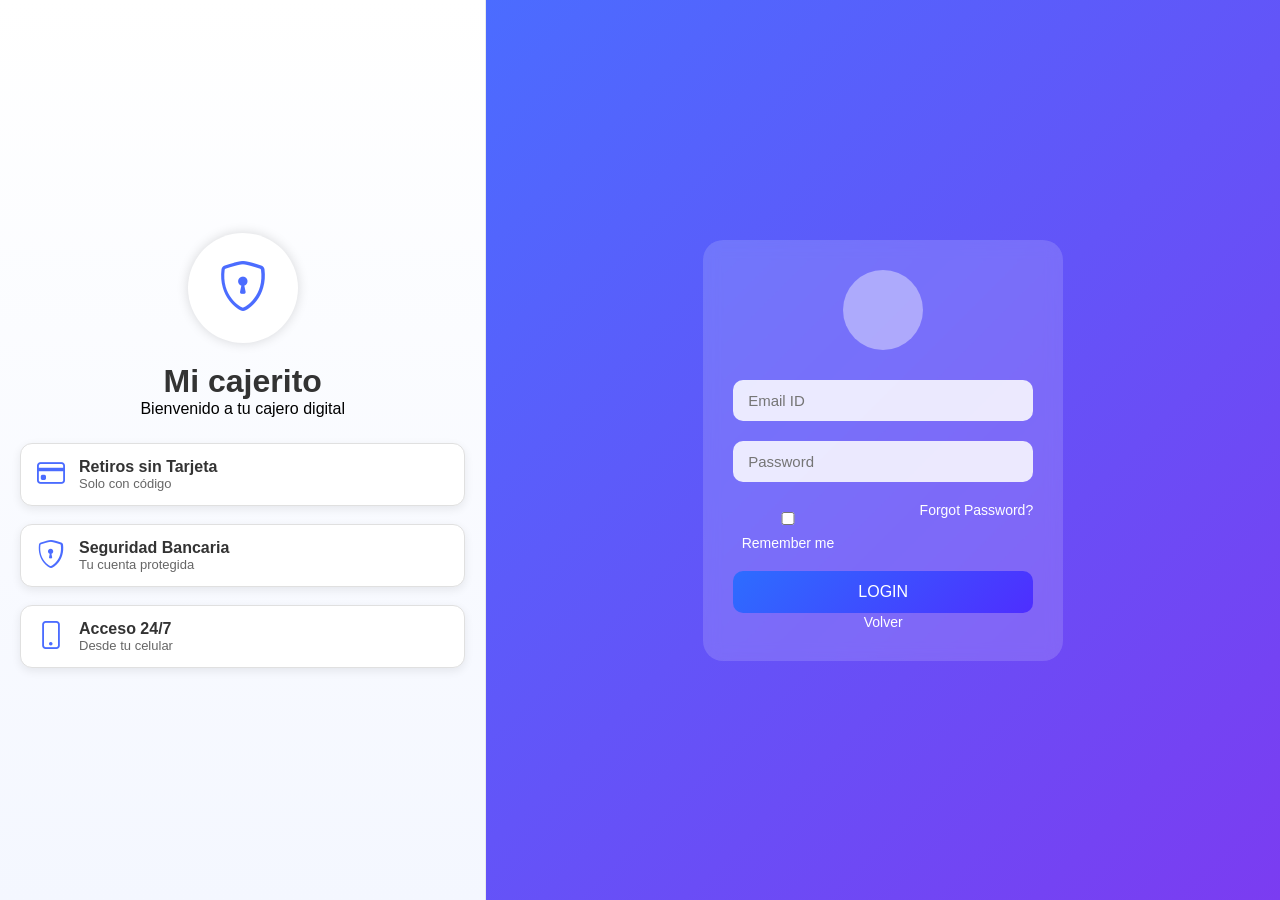
<file: index1.html>
<!DOCTYPE html>
<html lang="es">

<head>
  <meta charset="UTF-8">
  <meta name="viewport" content="width=device-width, initial-scale=1.0">
  <title>Iniciar Sesión - Mi Cajerito</title>
  <link rel="stylesheet" href="https://cdn.jsdelivr.net/npm/bootstrap-icons@1.11.1/font/bootstrap-icons.css">

  <link rel="stylesheet" href="css/logIn.css">
</head>

<body>
  <div class="sidebar">
    <div class="circle">
        <i class="bi bi-shield-lock"></i>
    </div>

    <h2>Mi cajerito</h2>
    <p class="welcome-text">Bienvenido a tu cajero digital</p>

    <div class="sidebar-features">

      <div class="feature-item">
        <i class="bi bi-credit-card"></i>
        <div>
          <h4>Retiros sin Tarjeta</h4>
          <p>Solo con código</p>
        </div>
      </div>

      <div class="feature-item">
        <i class="bi bi-shield-lock"></i>
        <div>
          <h4>Seguridad Bancaria</h4>
          <p>Tu cuenta protegida</p>
        </div>
      </div>

      <div class="feature-item">
        <i class="bi bi-phone"></i>
        <div>
          <h4>Acceso 24/7</h4>
          <p>Desde tu celular</p>
        </div>
      </div>

    </div>
</div>

    <div class="bg-login">
      <div class="container-form">
        <div class="login-box">

          <div class="profile-icon"></div>

         
          <form id="loginForm">
            <input type="email" id="email" placeholder="Email ID" required>
            <input type="password" id="password" placeholder="Password" required>
            
            <div class="form-options">
              <label>
                <input type="checkbox"> Remember me
              </label>
              <a href="#">Forgot Password?</a>
            </div>

            <button type="submit" class="btn-login">LOGIN</button>
          </form>

          <p><a href="index.html">Volver</a></p>

        </div>
      </div>
    </div>
  </div>
  <script src="js/miScript.js"></script>
</body>


</html>
</file>
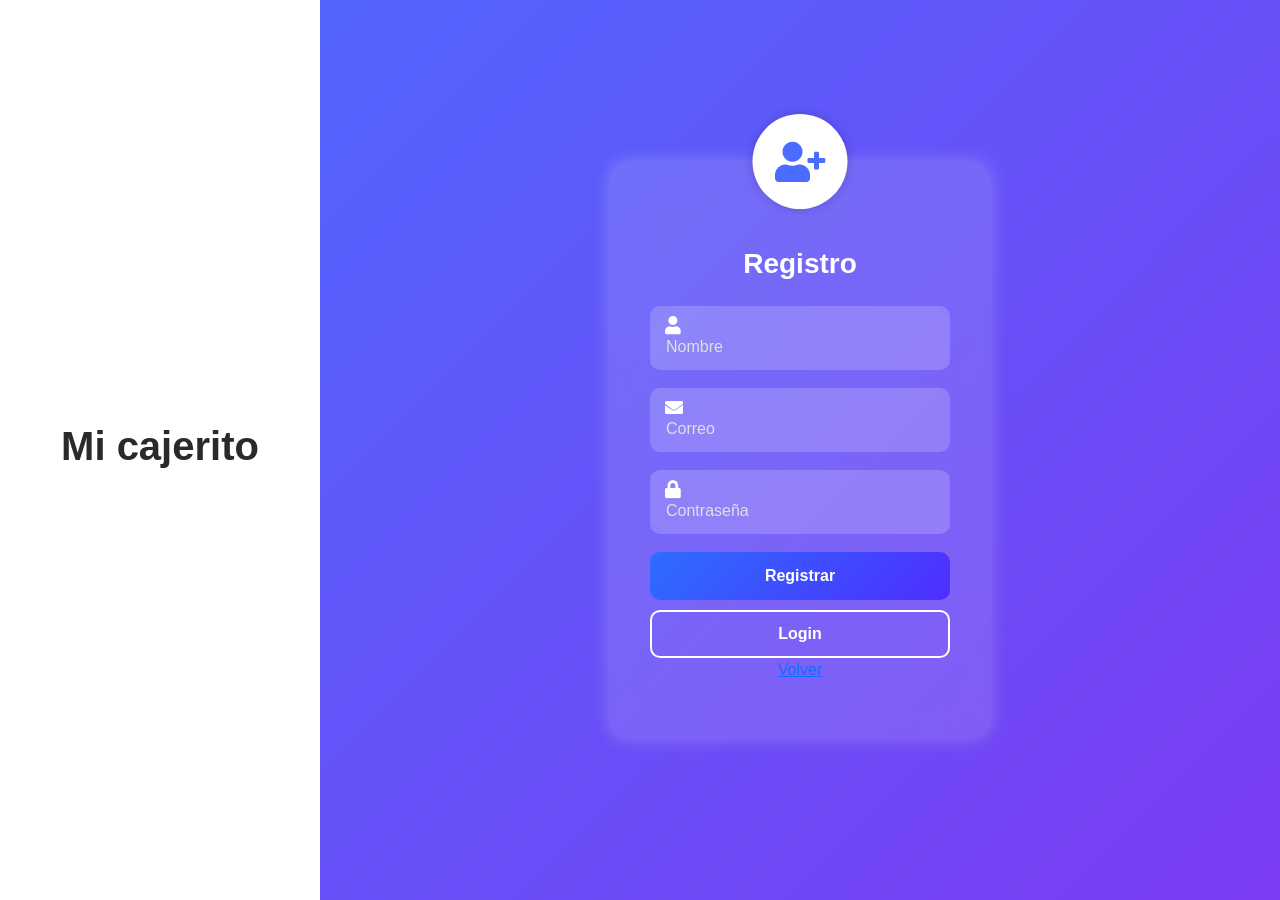
<file: index2.html>
<!DOCTYPE html>
<html lang="es">

<head>
    <meta charset="UTF-8">
    <meta name="viewport" content="width=device-width, initial-scale=1.0">
    <title>Registro - Mi Cajerito</title>

    <link rel="stylesheet" href="css/signIn.css">
    <link href="https://cdn.jsdelivr.net/npm/bootstrap@5.3.8/dist/css/bootstrap.min.css" rel="stylesheet">
    <link rel="stylesheet" href="https://cdnjs.cloudflare.com/ajax/libs/font-awesome/5.15.4/css/all.min.css">

</head>

<body class="bg-login">

    <!-- pt izq -->
    <div class="sidebar">
        <h2>Mi cajerito</h2>
    </div>

    <div class="container-form">

        <div class="login-box">

            <div class="circle-icon">
                <i class="fas fa-user-plus"></i>
            </div>

            <h2 class="titulo-login">Registro</h2>

            <form id="registroForm">

                <div class="input-group">
                    <i class="fas fa-user"></i>
                    <input type="text" id="nombre" placeholder="Nombre" required>
                </div>

                <div class="input-group">
                    <i class="fas fa-envelope"></i>
                    <input type="email" id="correo" placeholder="Correo" required>
                </div>

                <div class="input-group">
                    <i class="fas fa-lock"></i>
                    <input type="password" id="contrasena" placeholder="Contraseña" required>
                </div>

                <div class="form-actions">
                    <button type="submit" class="btn-login btn-success">Registrar</button>
                    <a href="index1.html" class="btn-login-alt">Login</a>
                    <p><a href="index.html">Volver</a></p>
                </div>

            </form>

        </div>

    </div>

    <script src="https://cdn.jsdelivr.net/npm/bootstrap@5.3.8/dist/js/bootstrap.bundle.min.js"></script>
    <script src="js/miScript.js"></script>

</body>

</html>
</file>
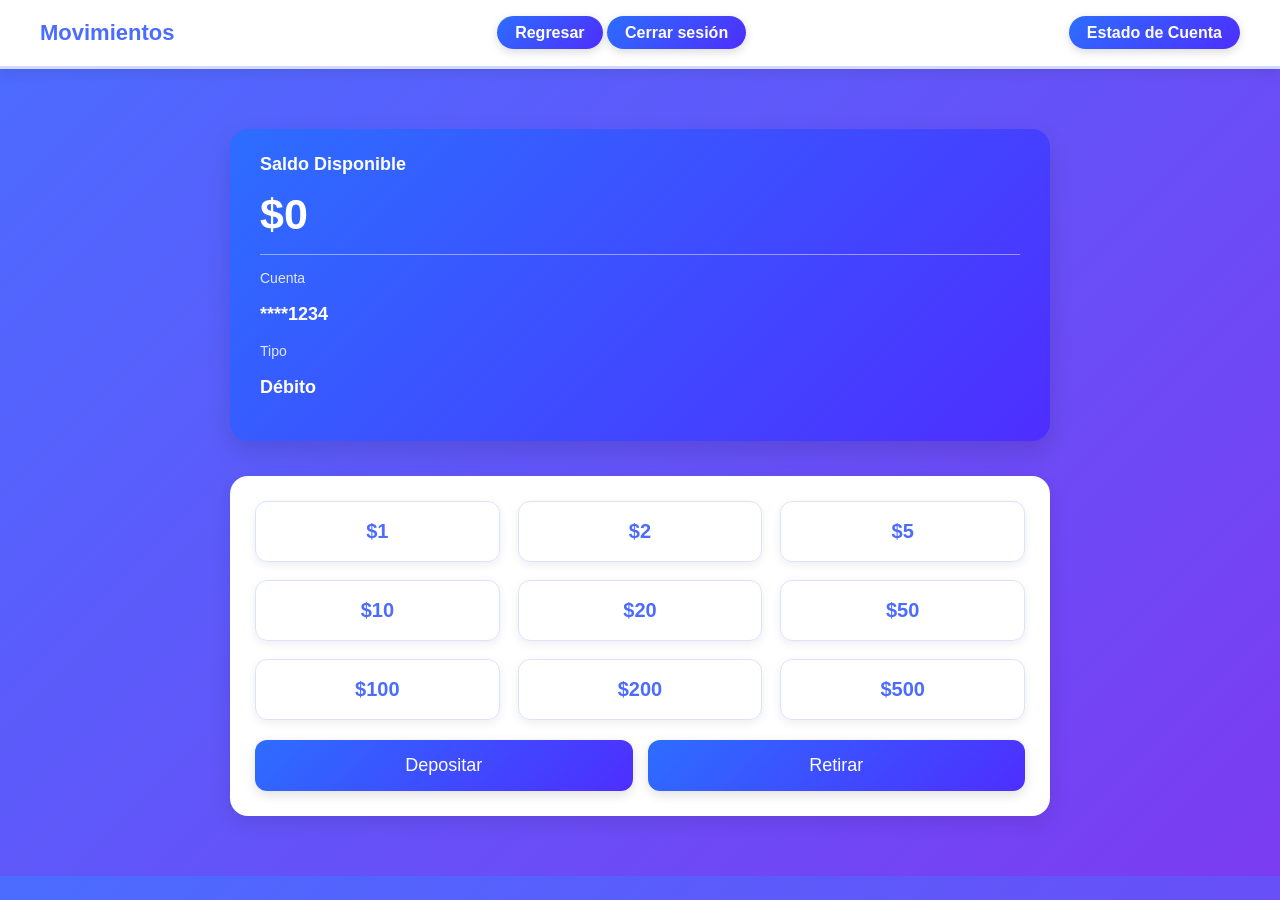
<file: index3.html>
<!DOCTYPE html>
<html lang="es">

<head>
    <meta charset="UTF-8">
    <meta name="viewport" content="width=device-width, initial-scale=1.0">
    <title>Movimientos - Mi Cajerito</title>
    <link rel="stylesheet" href="css/move.css">
</head>

<body class="bg-movimientos">

    <header class="header-mov">
        <div class="d-flex align-items-center">
            <h1>Movimientos</h1>
        </div>

        <div class="header-buttons">
            <a href="index.html" class="btn-volver">Regresar</a>
            <a href="index1.html" class="btn-cerrar">Cerrar sesión</a>
        </div>
        <div>
            <a href="index5.html" class="btn-cerrar">Estado de Cuenta</a>
            
        </div>
    </header>


    <div class="container-movimientos">

        <!-- R E C U A D R O  M O R A D O   S A L D O  -->
        <div class="saldo-box">
            <div class="saldo-header">
                <span>Saldo Disponible</span>
            </div>

            <p id="total" class="saldo-cantidad">$0.00</p>

            <hr class="saldo-linea">

            <div class="saldo-info-row">
                <div>
                    <p class="saldo-info-label">Cuenta</p>
                    <p class="saldo-info-value">****1234</p>
                </div>

                <div>
                    <p class="saldo-info-label">Tipo</p>
                    <p class="saldo-info-value">Débito</p>
                </div>
            </div>
        </div>



        <div class="teclado-billetes-box">

            <div class="contenedor-billetes">
                <div class="billete billete-green" data-valor="1">$1</div>
                <div class="billete billete-green" data-valor="2">$2</div>
                <div class="billete billete-orange" data-valor="5">$5</div>
                <div class="billete billete-red" data-valor="10">$10</div>
                <div class="billete billete-blue" data-valor="20">$20</div>
                <div class="billete billete-lightbrown" data-valor="50">$50</div>
                <div class="billete billete-darkbrown" data-valor="100">$100</div>
                <div class="billete billete-special" data-valor="200">$200</div>
                <div class="billete billete-gray" data-valor="500">$500</div>
            </div>

            <div class="acciones-movimientos">
                <button id="btnDepositar" class="btn-accion btn-depositar">Depositar</button>
                <button id="btnRetirar" class="btn-accion btn-retirar">Retirar</button>
            </div>

        </div>

    </div>

    <script src="js/miScript.js"></script>
</body>

</html>
</file>
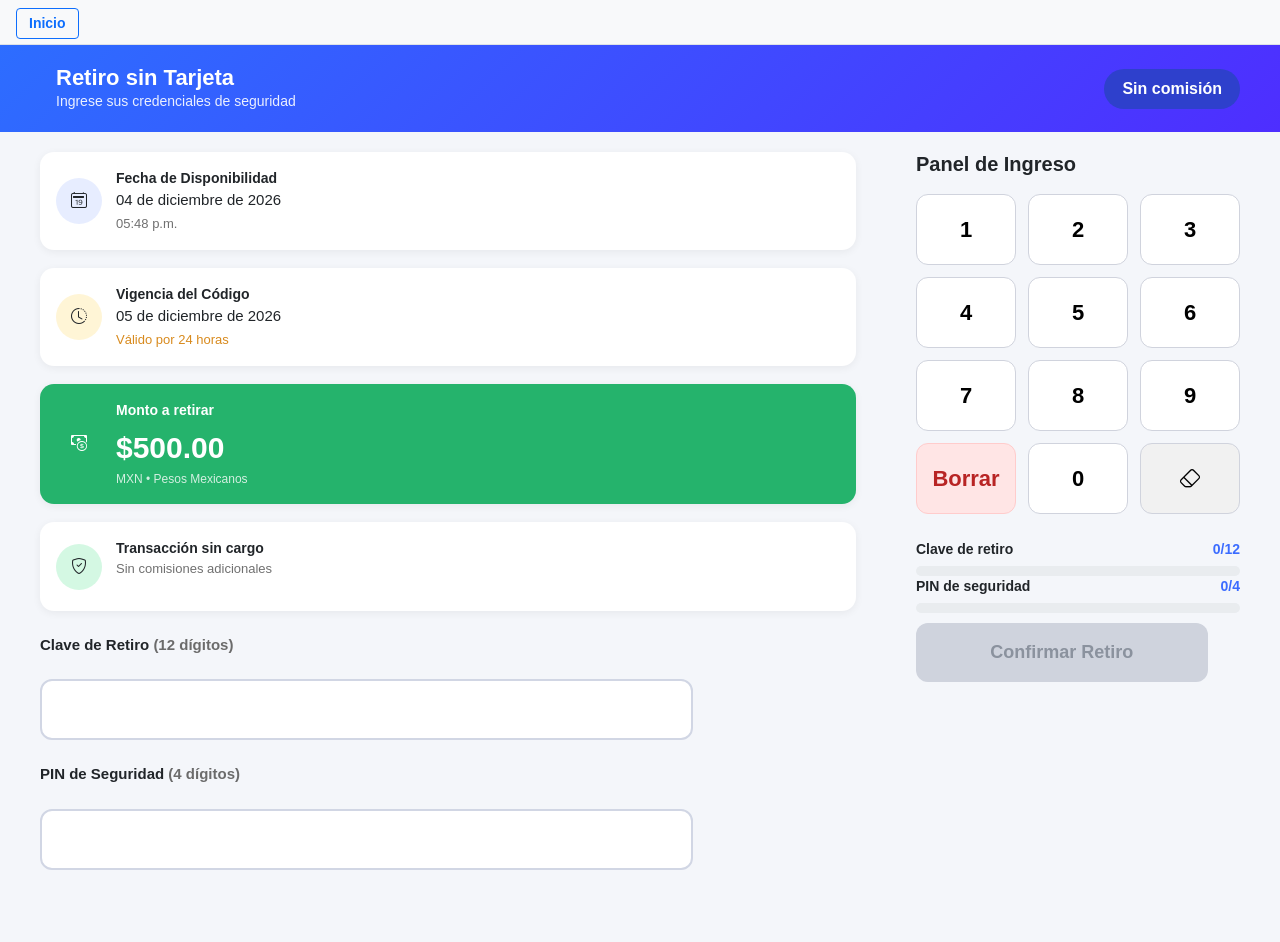
<file: index4.html>
<!DOCTYPE html>
<html lang="es">

<head>
    <meta charset="UTF-8">
    <meta name="viewport" content="width=device-width, initial-scale=1.0">
    <title>Retiro sin Tarjeta</title>
    <link href="https://cdn.jsdelivr.net/npm/bootstrap@5.3.2/dist/css/bootstrap.min.css" rel="stylesheet">
    <link rel="stylesheet" href="https://cdn.jsdelivr.net/npm/bootstrap-icons@1.11.1/font/bootstrap-icons.css">
    <link rel="stylesheet" href="css/retiroStyle.css">

</head>

<body class="retiro-page">

    <!-- N A V B A R   C O N   B O T O N   I N I C I O  -->
    <nav class="navbar navbar-light bg-light border-bottom px-3 py-2">
        <div class="d-flex gap-2">
            <button class="btn btn-outline-primary btn-sm" onclick="window.location.href='index.html'">
                Inicio
            </button>
        </div>
    </nav>

    <!-- H E A D E R  M O R A D O  -->
    <header class="header-superior">
        <div class="d-flex align-items-center">
            <div class="ms-3">
                <h2 class="header-title">Retiro sin Tarjeta</h2>
                <p class="header-subtitle">Ingrese sus credenciales de seguridad</p>
            </div>
        </div>

        <button class="btn btn-success header-button">Sin comisión</button>
    </header>

    <!-- M AIN WRAPPER -->
    <div class="main-wrapper">

        <!-- COLUMNA IZQUIERDA -->
        <div class="left-column">

            <div class="info-card">
                <div class="card-icon blue-icon">
                    <i class="bi bi-calendar2-date"></i>
                </div>

                <div>
                    <p class="card-title">Fecha de Disponibilidad</p>
                    <p class="card-value">
                        <span id="fechaActual"></span><br>
                        <span id="horaActual" class="card-small"></span>
                    </p>
                </div>
            </div>

            <div class="info-card">
                <div class="card-icon yellow-icon">
                    <i class="bi bi-clock-history"></i>
                </div>

                <div>
                    <p class="card-title">Vigencia del Código</p>
                    <p class="card-value">
                        <span id="fechaVigencia"></span><br>
                        <span class="card-small orange">Válido por 24 horas</span>
                    </p>
                </div>
            </div>

            <!-- T A R J E T A  M O N T O  -->
            <div class="info-card green-card">
                <div class="card-icon">
                    <i class="bi bi-cash-coin"></i>
                </div>
                <div>
                    <p class="card-title-white">Monto a retirar</p>
                    <p class="card-money">$500.00</p>
                    <p class="card-money-small">MXN • Pesos Mexicanos</p>
                </div>
            </div>

            <!-- INFO -->
            <div class="info-card">
                <div class="card-icon green-check">
                    <i class="bi bi-shield-check"></i>
                </div>

                <div>
                    <p class="card-title">Transacción sin cargo</p>
                    <p class="card-small">Sin comisiones adicionales</p>
                </div>
            </div>

            <!-- INPUT CLAVE -->
            <p class="input-title">Clave de Retiro <span class="input-small">(12 dígitos)</span></p>
            <input id="claveRetiro" maxlength="12" readonly onclick="seleccionarCampo('clave')" class="input-field">

            <!-- INPUT PIN -->
            <p class="input-title">PIN de Seguridad <span class="input-small">(4 dígitos)</span></p>
            <input id="codigoSeguridad" maxlength="4" readonly onclick="seleccionarCampo('seguridad')"
                class="input-field">

        </div>

        <div class="keyboard-section">

            <h3 class="right-title">Panel de Ingreso</h3>

            <div class="keypad">
                <button class="key-btn" onclick="agregarNumero('1')">1</button>
                <button class="key-btn" onclick="agregarNumero('2')">2</button>
                <button class="key-btn" onclick="agregarNumero('3')">3</button>

                <button class="key-btn" onclick="agregarNumero('4')">4</button>
                <button class="key-btn" onclick="agregarNumero('5')">5</button>
                <button class="key-btn" onclick="agregarNumero('6')">6</button>

                <button class="key-btn" onclick="agregarNumero('7')">7</button>
                <button class="key-btn" onclick="agregarNumero('8')">8</button>
                <button class="key-btn" onclick="agregarNumero('9')">9</button>

                <button class="key-btn red-btn" onclick="borrarNumero()">Borrar</button>
                <button class="key-btn" onclick="agregarNumero('0')">0</button>
                <button class="key-btn gray-btn" onclick="limpiarCampo()">
                    <i class="bi bi-eraser"></i>
                </button>
            </div>

            <!-- B A R R A  C L A V E  -->
            <p class="bar-label">
                Clave de retiro
                <span id="countClave" class="bar-count">0/12</span>
            </p>
            <div class="progress" style="height: 10px;">
                <div id="progClave" class="progress-bar progress-bar-striped progress-bar-animated bg-primary"
                    style="width: 0%"></div>
            </div>

            <!-- B A R R A  P I N -->
            <p class="bar-label">
                PIN de seguridad
                <span id="countPin" class="bar-count">0/4</span>
            </p>
            <div class="progress" style="height: 10px;">
                <div id="progPin" class="progress-bar progress-bar-striped progress-bar-animated bg-primary"
                    style="width: 0%"></div>
            </div>

            <!-- B O T Ó N -->
            <button id="btnRetirar" class="confirm-btn" onclick="realizarRetiro()" disabled>
                Confirmar Retiro
            </button>

        </div>
        
    </div>

    <script src="js/retiro.js"></script>

</body>

</html>
</file>
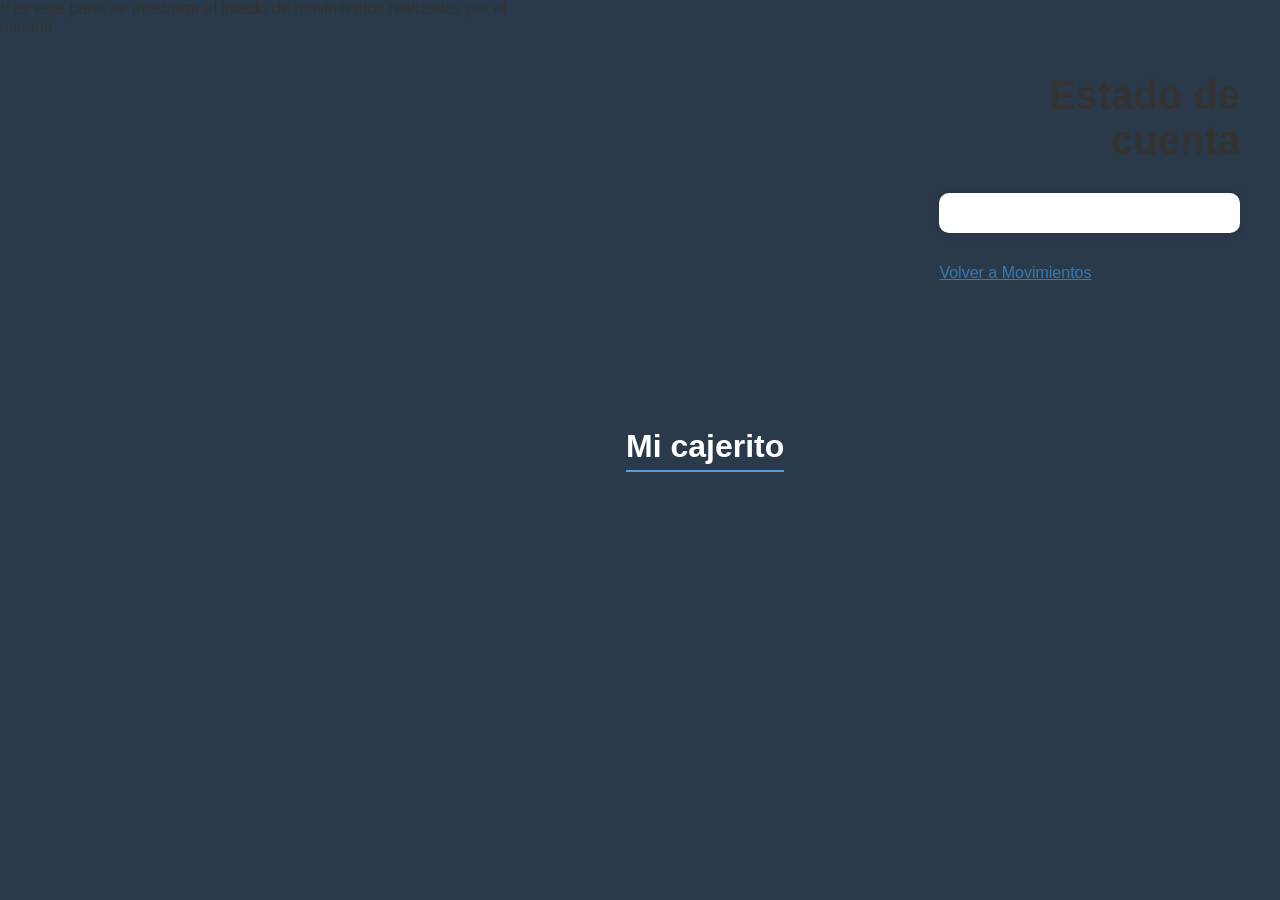
<file: index5.html>
<!DOCTYPE html>
<html lang="es">

<head>
    <meta charset="UTF-8">
    <meta name="viewport" content="width=device-width, initial-scale=1.0">
    <title>Estado de Cuenta - Mi Cajerito</title>
    <link rel="stylesheet" href="css/style.css">
</head>

// es esta parte se mostrarar el listado de movimientos realizados por el usuario

<body class="bg-estadocuenta">
    <div class="sidebar">
        <h2>Mi cajerito</h2>
    </div>
    <div class="container-estadocuenta">
        <h2>Estado de cuenta</h2>
        <div class="movimientos-historial" id="movimientos">
        </div>
        <p><a href="index3.html" class="volver-link">Volver a Movimientos</a></p>
    </div>
    <script src="js/miScript.js"></script>
</body>

</html>
</file>
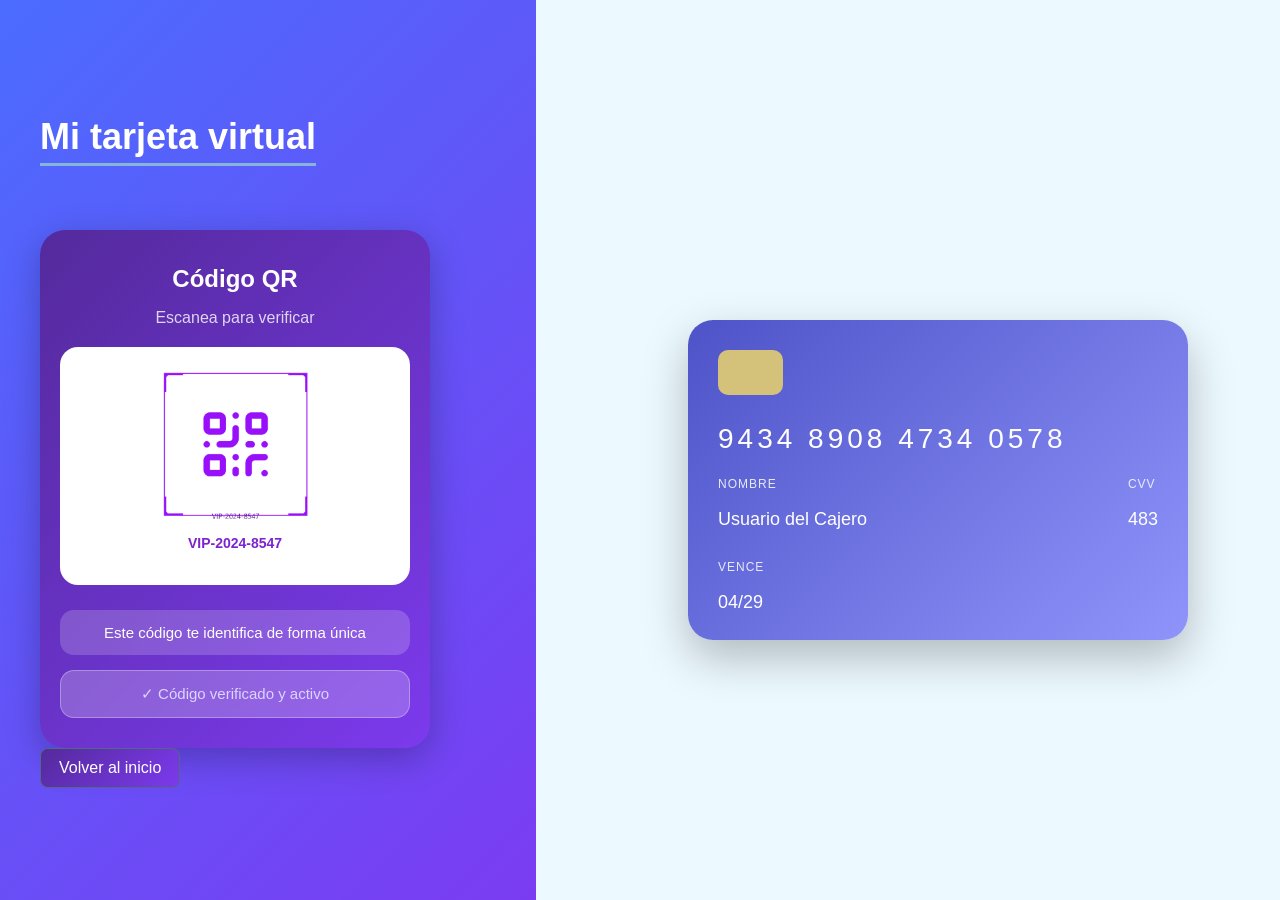
<file: index6.html>
<!DOCTYPE html>
<html lang="es">
<head>
    <meta charset="UTF-8">
    <meta name="viewport" content="width=device-width, initial-scale=1.0">
    <title>Mi tarjeta virtual</title>
    <link rel="stylesheet" href="css/tarjeta.css">
</head>
<body>

<div class="layout">

    <div class="col-izquierda">
        <h1 class="titulo-tarjeta">Mi tarjeta virtual</h1>
        <div class="qr-panel">

    <h2 class="qr-title">Código QR</h2>
    <p class="qr-subtitle">Escanea para verificar</p>

    <div class="qr-box">
        <img src="img/qrFake.png" class="qr-image">
        <p class="qr-id">VIP-2024-8547</p>
    </div>

    <button class="qr-info-btn">Este código te identifica de forma única</button>

    <button class="qr-active-btn">✓ Código verificado y activo</button>

</div>

        <a href="index.html" class="btn-volver">Volver al inicio</a>
    </div>

    <div class="col-derecha">

        <div class="flip-card">
            <div class="flip-card-inner"> <!--Este es el que hace rotar la tarjeta-->

                <div class="flip-card-front">

                    <div class="tarjeta">
                        <div class="chip"></div>

                        <p class="folio" id="folio">#### #### #### ####</p>

                        <div class="fila">
                            <div>
                                <p class="label">NOMBRE</p>
                                <p class="nombre" id="nombreTarjeta">Usuario del Cajero</p>
                            </div>

                            <div>
                                <p class="label">CVV</p>
                                <p class="cvv" id="cvv">###</p>
                            </div>
                        </div>

                        <div class="fila">
                            <div>
                                <p class="label">VENCE</p>
                                <p class="expira" id="expira">MM/YY</p>
                            </div>
                        </div>
                    </div>

                </div>

                <!-- Flips to the back -->
                <div class="flip-card-back">
                    <div class="banda-magnetica"></div>

                    <div class="cuadro-cvv"></div>
                </div>

            </div>
        </div>

    </div>

</div>

<script src="js/miScript.js"></script>

</body>
</html>
</file>
<file: css/logIn.css>
* {
  margin: 0;
  padding: 0;
  box-sizing: border-box;
  font-family: "Segoe UI", Arial, sans-serif;
}

body 
{
  display: flex;
  height: 100vh;
  overflow: hidden;
}


.sidebar {
  width: 38%; /* poquitito menos de la mitad */
  background: linear-gradient(180deg, #ffffff 0%, #f4f7ff 100%);
  display: flex;
  justify-content: center;
  align-items: center;
  flex-direction: column;
  border-right: 1px solid #eaeaea;
}

.sidebar .circle {
  width: 110px;
  height: 110px;
  background: #ffffff;
  border-radius: 50%;
  display: flex;
  justify-content: center;
  align-items: center;
  box-shadow: 0 0 12px rgba(0, 0, 0, 0.15);
  margin-bottom: 20px;
}

.sidebar .circle i {
  font-size: 50px;
  color: #4b6cff;
}

.sidebar h2 {
  font-size: 32px;
  color: #333;
  font-weight: 600;
}

.bg-login {
  width: 62%; 
  background: linear-gradient(135deg, #4b6cff, #7b3cf1);
  display: flex;
  justify-content: center;
  align-items: center;
}

.container-form {
  width: 100%;
  display: flex;
  justify-content: center;
}

.login-box {
  width: 360px;
  padding: 30px;
  background: rgba(255, 255, 255, 0.15);
  border-radius: 20px;
  backdrop-filter: blur(8px);
  text-align: center;
  color: white;
}

.profile-icon   {
  width: 80px;
  height: 80px;
  border-radius: 50%;
  background: rgba(255, 255, 255, 0.4);
  margin: 0 auto 20px;
}

.login-box input
 {
  width: 100%;
  padding: 12px 15px;
  margin: 10px 0;
  border-radius: 10px;
  border: none;
  outline: none;
  font-size: 15px;
  background: rgba(255, 255, 255, 0.85);
}

.form-options{
  display: flex;
  justify-content: space-between;
  margin: 10px 0 20px;
  font-size: 14px;
}

.form-options a 
{
  color: #ffffff;
  text-decoration: none;
}

.form-options a:hover 
{
  text-decoration: underline;
}

.btn-login {
  width: 100%;
  padding: 12px;
  border: none;
  border-radius: 10px;
  font-size: 16px;
  color: white;
  cursor: pointer;/* Manita cursor*/
  background: linear-gradient(135deg, #2d6dff, #4e2eff);
  transition: 0.2s ease-in-out;
}

.btn-login:hover {
  opacity: 0.9;
}

/* "Volver" */
.login-box p a {
  color: white;
  font-size: 14px;
  text-decoration: none;
}

.login-box p a:hover {
  text-decoration: underline;
}

.sidebar-features {
  width: 100%;
  margin-top: 25px;
  padding: 0 20px;
  display: flex;
  flex-direction: column;
  gap: 18px;
}

/*Cada cuadro */
.feature-item {
  display: flex;
  align-items: center;
  gap: 14px;
  background: #ffffff;
  padding: 14px 16px;
  border-radius: 12px;
  border: 1px solid #e0e0e0;
  box-shadow: 0 3px 10px rgba(0,0,0,0.08);
}

/* I -> Icono */
.feature-item i {
  font-size: 28px;
  color: #4b6cff;
}

.feature-item h4 {
  margin: 0;
  font-size: 16px;
  color: #333;
  font-weight: 600;
}

.feature-item p {
  margin: 0;
  font-size: 13px;
  color: #666;
}
</file>
<file: css/signIn.css>
/* -----------------------------------------------------------
   FONDO LOGIN Y REGISTRO (MISMO GRADIENTE)
----------------------------------------------------------- */

body.bg-login,
body.bg-registro {
    margin: 0;
    padding: 0;
    height: 100vh;
    display: flex;
    font-family: Arial, Helvetica, sans-serif;
    background: linear-gradient(135deg, #4b6cff, #7b3cf1); /* MORADO-AZUL CORRECTO */
}


/* -----------------------------------------------------------
   SIDEBAR (IGUAL AL LOGIN ORIGINAL)
----------------------------------------------------------- */

.sidebar {
    width: 25%;
    background:white;
    padding: 40px 20px;
    color: rgb(42, 42, 42);
    display: flex;
    flex-direction: column;
    justify-content: center;
    text-align: center;
}

.sidebar h2 {
    font-size: 40px;
    font-weight: bold;
}


/* -----------------------------------------------------------
   CONTENEDOR DEL FORM
----------------------------------------------------------- */

.container-form {
    width: 75%;
    display: flex;
    justify-content: center;
    align-items: center;
}


/* -----------------------------------------------------------
   CAJA PRINCIPAL (LOGIN Y REGISTRO)
----------------------------------------------------------- */

.login-box,
.registro-box {
    width: 380px;
    background: rgba(255, 255, 255, 0.12);
    padding: 40px;
    border-radius: 18px;
    backdrop-filter: blur(14px);
    box-shadow: 0 0 18px rgba(255, 255, 255, 0.25);
    color: white;
    text-align: center;
    position: relative;
}


/* -----------------------------------------------------------
   ICONO CIRCULAR SUPERIOR (IGUAL PARA LOGIN Y REGISTRO)
----------------------------------------------------------- */

.circle-icon,
.circle {
    width: 95px;
    height: 95px;
    background: white;
    border-radius: 50%;
    display: flex;
    justify-content: center;
    align-items: center;

    position: absolute;
    top: -48px;
    left: 50%;
    transform: translateX(-50%);
    box-shadow: 0 0 12px rgba(0,0,0,0.18);
}

.circle-icon i,
.circle i {
    font-size: 40px;
    color: #4b6cff; /* azul-morado exacto */
}


/* -----------------------------------------------------------
   TÍTULOS (LOGIN Y REGISTRO)
----------------------------------------------------------- */

.titulo-login,
.registro-box h2,
.login-box h2 {
    margin-top: 45px;
    font-size: 28px;
    font-weight: bold;
    margin-bottom: 25px;
}


/* -----------------------------------------------------------
   INPUTS (MISMO ESTILO EN AMBOS)
----------------------------------------------------------- */

.input-group {
    background: rgba(255, 255, 255, 0.18);
    padding: 10px 15px;
    border-radius: 10px;
    margin-bottom: 18px;
    display: flex;
    align-items: center;
}

.input-group i {
    margin-right: 10px;
    font-size: 18px;
    color: white;
}

.input-group input {
    border: none;
    background: transparent;
    outline: none;
    color: white;
    width: 100%;
    font-size: 16px;
}

.input-group input::placeholder {
    color: #e0e0e0;
}


/* -----------------------------------------------------------
   BOTONES LOGIN / REGISTRO
----------------------------------------------------------- */

.btn-login,
.btn-registro {
    width: 100%;
    padding: 12px;
    border-radius: 10px;
    font-size: 16px;
    border: none;

   background: linear-gradient(135deg, #2d6dff, #4e2eff);
    color: white;
    font-weight: bold;
    cursor: pointer;
}

.btn-login:hover,
.btn-registro:hover {
    background-color: #0c0596;
}


/* Botón alternativo (outline blanco) */
.btn-login-alt {
    display: block;
    width: 100%;
    padding: 10px;
    border: 2px solid white;
    border-radius: 10px;
    color: white;
    text-decoration: none;
    font-weight: bold;
    margin-top: 10px;
}

.btn-login-alt:hover {
    background: rgba(255, 255, 255, 0.25);
}
</file>
<file: css/move.css>
/* ======== GENERAL ======== */

.bg-movimientos {
    background: linear-gradient(135deg, #4b6cff, #7b3cf1);
    margin: 0;
    font-family: 'Segoe UI', sans-serif;
    padding-bottom: 40px;
}

/* ======== HEADER ======== */

.header-mov {
    background: #ffffff;
    color: #4b6cff;
    padding: 20px 40px;
    display: flex;
    justify-content: space-between;
    align-items: center;
    border-bottom: 3px solid rgba(75,108,255,0.25);
    box-shadow: 0 4px 12px rgba(0,0,0,0.08);
}

.header-mov h1 {
    font-size: 22px;
    font-weight: 700;
    margin: 0;
}

/* Botones del header */
.header-mov .btn-volver,
.header-mov .btn-cerrar {
    background: linear-gradient(135deg, #2d6dff, #4e2eff);
    color: white;
    padding: 8px 18px;
    border-radius: 20px;
    text-decoration: none;
    font-weight: 600;
    transition: 0.2s;
    box-shadow: 0 3px 10px rgba(0,0,0,0.15);
}

.header-mov .btn-volver:hover,
.header-mov .btn-cerrar:hover {
    opacity: 0.85;
}

/* ======== CONTENEDOR GENERAL ======== */

.container-movimientos {
    max-width: 820px;
    margin: 40px auto;
    padding: 20px;
}

/* ======== SALDO ======== */

.saldo-box {
    background: linear-gradient(135deg, #2d6dff, #4e2eff);
    color: white;
    padding: 25px 30px;
    border-radius: 18px;
    box-shadow: 0 10px 25px rgba(0,0,0,0.12);
    margin-bottom: 35px;
}

.saldo-header {
    font-size: 18px;
    font-weight: 600;
}

.saldo-cantidad {
    font-size: 43px;
    font-weight: 800;
    margin: 15px 0;
}

.saldo-linea {
    border: none;
    border-top: 1px solid rgba(255,255,255,0.45);
    margin: 15px 0;
}

.saldo-info-label {
    font-size: 14px;
    opacity: 0.85;
}

.saldo-info-value {
    font-size: 18px;
    font-weight: 700;
}

/* ======== TECLADO/BILLETES ======== */

.teclado-billetes-box {
    background: #ffffff;
    padding: 25px;
    border-radius: 18px;
    box-shadow: 0 6px 20px rgba(0,0,0,0.1);
}

.contenedor-billetes {
    display: grid;
    grid-template-columns: repeat(3, 1fr);
    gap: 18px;
}

.billete {
    padding: 18px;
    text-align: center;
    font-weight: bold;
    font-size: 20px;
    border-radius: 12px;
    cursor: pointer;
    background: rgba(255,255,255,0.9);
    color: #4b6cff;
    border: 1px solid #dbe2ff;
    transition: 0.25s ease;
    box-shadow: 0 3px 10px rgba(0,0,0,0.07);
}

.billete:hover {
    transform: scale(1.05);
    background: rgba(255,255,255,1);
    box-shadow: 0 4px 14px rgba(0,0,0,0.12);
}

/* ======== BOTONES DE ACCIONES ======== */

.acciones-movimientos {
    display: flex;
    justify-content: space-between;
    gap: 15px;
    margin-top: 20px;
}

.btn-accion {
    flex: 1;
    padding: 15px;
    font-size: 18px;
    border: none;
    border-radius: 12px;
    cursor: pointer;
    transition: 0.2s;
    color: white;
    background: linear-gradient(135deg, #2d6dff, #4e2eff);
    box-shadow: 0 4px 12px rgba(0,0,0,0.12);
}

.btn-accion:hover {
    opacity: 0.85;
}

/* ======== RESPONSIVO ======== */

html, body {
    margin: 0 !important;
    padding: 0 !important;
    overflow-x: hidden !important;
}

/* Tablets y celulares grandes */
@media (max-width: 900px) {
    .container-movimientos {
        padding: 10px;
        margin: 20px auto;
    }
}

/* Celulares medianos */
@media (max-width: 650px) {

    .header-mov {
        flex-direction: column;
        text-align: center;
        gap: 10px;
        padding: 15px 20px;
    }

    .saldo-cantidad {
        font-size: 32px;
    }

    .contenedor-billetes {
        grid-template-columns: repeat(2, 1fr);
    }

    .btn-accion {
        font-size: 16px;
        padding: 12px;
    }
}

/* Celulares pequeños */
@media (max-width: 430px) {

    .header-mov h1 {
        font-size: 18px;
    }

    .header-mov .btn-volver,
    .header-mov .btn-cerrar {
        padding: 6px 15px;
        font-size: 13px;
    }

    .saldo-cantidad {
        font-size: 28px;
    }

    .contenedor-billetes {
        grid-template-columns: 1fr;
    }

    .billete {
        font-size: 18px;
        padding: 14px;
    }

    .acciones-movimientos {
        flex-direction: column;
    }
}
</file>
<file: css/retiroStyle.css>
.retiro-page {
    background: #f4f6fa;
    font-family: "Inter", Arial, sans-serif;
    margin: 0;
    padding: 0;
}

.retiro-page .main-wrapper {
    display: flex;
    width: 100%;
    height: calc(100vh - 90px);
    padding: 20px 40px;
    box-sizing: border-box;
    gap: 40px;
}

.retiro-page .header-superior {
    background: linear-gradient(135deg, #2d6dff, #4e2eff);
    color: white;
    padding: 20px 40px;
    display: flex;
    justify-content: space-between;
    align-items: center;
    width: 100%;            
    box-sizing: border-box;
}

.retiro-page .header-icon {
    width: 40px;
}

.retiro-page .header-title {
    font-size: 22px;
    font-weight: 700;
    margin: 0;
}

.retiro-page .header-subtitle {
    font-size: 14px;
    opacity: 0.9;
    margin: 0;
}

.retiro-page .header-button {
    background: #2e40cc !important;
    border: none !important;
    padding: 8px 18px;
    border-radius: 20px;
    font-weight: 600;
}

.retiro-page .left-column {
    flex: 1;
    display: flex;
    flex-direction: column;
    gap: 18px;
    padding-right: 20px;
}

.retiro-page .info-card {
    background: white;
    padding: 16px;
    border-radius: 14px;
    box-shadow: 0 2px 8px rgba(0,0,0,0.06);
    display: flex;
    gap: 14px;
    align-items: center;
}

.retiro-page .card-icon {
    width: 46px;
    height: 46px;
    border-radius: 50%;
    display: flex;
    justify-content: center;
    align-items: center;
}

.retiro-page .card-icon img {
    width: 26px;
}

.retiro-page .blue-icon { background: #e7edff; }
.retiro-page .yellow-icon { background: #fff5d6; }
.retiro-page .green-check { background: #d4f8e3; }

.retiro-page .card-title {
    font-size: 14px;
    font-weight: 600;
    margin: 0;
}

.retiro-page .card-value {
    font-size: 15px;
    margin: 0;
}

.retiro-page .card-small {
    font-size: 13px;
    color: #707070;
}

.retiro-page .orange {
    color: #d88a1d;
}

<!--
.retiro-page .green-card { 
    background: #25b36c;
    color: white;
}

.retiro-page .card-money {
    font-size: 30px;
    font-weight: 800;
    margin: 0;
}

.retiro-page .card-money-small {
    font-size: 12px;
    margin: 0;
    opacity: 0.8;
}

.retiro-page .card-title-white {
    font-size: 14px;
    font-weight: 600;
    margin: 0 0 4px 0;
}

.retiro-page .input-title {
    font-weight: 600;
    font-size: 15px;
    margin: 5px 0;
}

.retiro-page .input-small {
    color: #6b6b6b;
}

.retiro-page .input-field {
    width: 80%;
    padding: 12px;
    border: 2px solid #d1d6e4;
    border-radius: 12px;
    font-size: 22px;
    letter-spacing: 4px;
    background: white;
}

.retiro-page .input-field:focus {
    border-color: #3b6cff;
    outline: none;
}

/*Rayita vertical, medio*/
.retiro-page .vertical-divider {
    width: 2px;
    background: #e2e4ea;
}

.retiro-page .right-column {
    flex: 1;
    padding-left: 20px;
    display: flex;
    flex-direction: column;
}

.retiro-page .right-title {
    font-size: 20px;
    font-weight: 700;
    margin-bottom: 18px;
}


/* T E C L A D O O O O O O */
.retiro-page .keypad {
    display: grid;
    grid-template-columns: repeat(3, 100px);
    grid-gap: 12px;
    margin-bottom: 25px;
}

.retiro-page .key-btn {
    background: white;
    border: 1px solid #d0d3dd;
    padding: 18px 0;
    border-radius: 12px;
    font-size: 22px;
    font-weight: 600;
    transition: 0.2s;
}

.retiro-page .key-btn:hover {
    background: #eef2ff;
    border-color: #3b6cff;
}

/* Boton red */
.retiro-page .red-btn {
    background: #ffe5e5 !important;
    color: #b82424 !important;
    border-color: #ffcccc !important;
}

.retiro-page .red-btn:hover {
    background: #ffd5d5 !important;
}

/* Boton grey */
.retiro-page .gray-btn {
    background: #f1f1f1 !important;
}


/* B A R R A S  D E  P R O G R E S O */
.retiro-page .bar-label {
    font-size: 14px;
    font-weight: 600;
    margin: 0 0 6px 0;
}

/*bar fill colour*/
.retiro-page .bar-count {
    float: right;
    color: #3b6cff;
    font-weight: 600;
}

.retiro-page .progress-bar-wrapper {
    width: 100%;
    height: 10px;
    background: #e4e7f1;
    border-radius: 10px;
    overflow: hidden;
    margin-bottom: 18px;
}

.retiro-page .progress-bar-fill {
    height: 100%;
    width: 0%;
    background: #3b6cff;
    transition: width 0.3s ease;
}

.retiro-page .confirm-btn {
    width: 90%;
    padding: 16px;
    background: #cfd3dd;
    border: none;
    border-radius: 12px;
    font-size: 18px;
    font-weight: 700;
    color: #8b929e;
    cursor: not-allowed;
    margin-top: 10px;
    transition: 0.2s ease;
}

.retiro-page .confirm-btn.activo {
    background: #2ecc71 !important;
    color: white !important;
    cursor: pointer !important;
    box-shadow: 0px 4px 12px rgba(46,204,113,0.45);
}

  
.navbar {
    height: 45px;
}

.navbar .btn-sm {
    padding: 4px 12px !important;
    font-weight: 600;

}
</file>
<file: css/style.css>
/* Estilos Globales y Reset Básico */
body {
    font-family: Arial, sans-serif;
    margin: 0;
    padding: 0;
    color: #333;
    display: flex;
    min-height: 100vh;
    box-sizing: border-box;
}

/* ------------------- COLORES DE FONDO ------------------- */
.bg-black-gradient {
    /* index.html */
    background: linear-gradient(to right, black, white);
    color: white;
}

.bg-login {
    /* login.html */
    background-color: #2b3a4a;
    /* Fondo azul oscuro del sidebar */
}

.bg-registro {
    /* registro.html */
    background-color: black;
    color: white;
}

.bg-movimientos {
    /* movimientos.html */
    background-color: white;
    color: #333;
}

.bg-estadocuenta {
    /* estadocuenta.html */
    background-color: #2b3a4a;
    /* similar al login para el sidebar */
}

.bg-tarjeta {
    /* tarjetadigital.html */
    background-color: #f7f7f7;
}

/* ------------------- DISEÑO GENERAL (Sidebar) ------------------- */
.sidebar {
    width: 30%;
    background-color: #2b3a4a;
    padding: 20px;
    display: flex;
    flex-direction: column;
    justify-content: center;
    align-items: center;
    color: white;
}

.sidebar h2 {
    font-size: 2em;
    border-bottom: 2px solid #5a9bd4;
    /* Línea de la imagen */
    padding-bottom: 5px;
}

/* ------------------- INDEX.HTML ------------------- */
.container-inicio {
    display: flex;
    flex-direction: column;
    align-items: center;
    justify-content: center;
    width: 100%;
    padding: 20px;
}

.container-inicio h1 {
    font-size: 3em;
    color: white;
    text-align: center;
    margin-bottom: 50px;
}

.imagen-tarjeta img {
    max-width: 200px;
    margin-bottom: 50px;
}

.opciones-inicio {
    display: grid;
    grid-template-columns: 1fr 1fr;
    gap: 20px;
    max-width: 600px;
    width: 100%;
}

.btn-inicio {
    display: block;
    padding: 15px 30px;
    background-color: #1a5e95;
    /* Azul oscuro */
    color: white;
    text-align: center;
    text-decoration: none;
    border-radius: 5px;
    font-size: 1.1em;
    transition: background-color 0.3s;
}

.btn-inicio:hover:not(.disabled) {
    background-color: #2b74b1;
}

.btn-inicio.disabled {
    opacity: 0.5;
    cursor: not-allowed;
}

/* ------------------- LOGIN.HTML ------------------- */
.container-form {
    flex-grow: 1;
    display: flex;
    justify-content: center;
    align-items: center;
}

.login-box {
    background-color: #ffffff;
    padding: 30px;
    border-radius: 10px;
    box-shadow: 0 4px 8px rgba(0, 0, 0, 0.1);
    max-width: 350px;
    width: 100%;
    text-align: center;
}

.profile-icon {
    /* icono de imagen falsa*/
    width: 80px;
    height: 80px;
    background-color: #ccc;
    border-radius: 50%;
    margin: 0 auto 20px;
}

.login-box input[type="email"],
.login-box input[type="password"] {
    width: 100%;
    padding: 10px;
    margin-bottom: 15px;
    border: 1px solid #ddd;
    box-sizing: border-box;
}

.form-options {
    display: flex;
    justify-content: space-between;
    margin-bottom: 20px;
    font-size: 0.9em;
}

.btn-login {
    width: 100%;
    padding: 12px;
    background-color: #337ab7;
    color: white;
    border: none;
    border-radius: 5px;
    cursor: pointer;
    font-size: 1.1em;
    transition: background-color 0.3s;
}

.btn-login:hover {
    background-color: #286090;
}

/* ------------------- MOVIMIENTOS.HTML ------------------- */
.bg-movimientos {
    background-color: white;
    display: block;
    position: relative;
    /* Simula la división con el color azul en la esquina */
}

.sidebar-movimientos {
    width: 100%;
    /* No es un sidebar lateral, sino una sección superior */
    background-color: #337ab7;
    padding: 10px 0;
    color: white;
    text-align: center;
}

.container-movimientos {
    display: flex;
    justify-content: center;
    align-items: center;
    padding: 40px 20px;
    flex-direction: column;
}

.movimientos-box {
    max-width: 600px;
    width: 100%;
    text-align: center;
}

.movimientos-box h2 {
    font-size: 2.5em;
    margin-bottom: 30px;
}

.contenedor-billetes {
    display: grid;
    grid-template-columns: repeat(3, 1fr);
    gap: 10px;
    margin-bottom: 30px;
    padding: 20px;
    border: 1px solid #eee;
    /* Para visualización */
}

.billete {
    padding: 15px 0;
    border-radius: 5px;
    font-weight: bold;
    color: white;
    cursor: pointer;
    transition: opacity 0.2s, transform 0.2s;
}

.billete:hover {
    opacity: 0.8;
    transform: scale(1.02);
}

/* Colores de billetes basados en la imagen */
.billete-green {
    background-color: #79c753;
}

.billete-orange {
    background-color: #f6a655;
}

.billete-red {
    background-color: #e54b4b;
}

.billete-blue {
    background-color: #5d8bd4;
}

.billete-lightbrown {
    background-color: #a08466;
}

.billete-darkbrown {
    background-color: #5e4337;
}

.billete-gray {
    background-color: #8c8c8c;
}

.billete-special {
    background-color: transparent;
    border: 1px solid #999;
    color: #333;
    display: flex;
    justify-content: center;
    align-items: center;
    font-size: 0.8em;
}

.acciones-movimientos {
    display: flex;
    justify-content: center;
    gap: 20px;
    margin-bottom: 30px;
}

.btn-accion {
    padding: 10px 30px;
    color: white;
    border: none;
    border-radius: 5px;
    font-size: 1.1em;
    cursor: pointer;
}

.btn-depositar {
    background-color: #db4473;
}

.btn-retirar {
    background-color: #c93b6f;
}

.total-label {
    font-size: 1.2em;
    font-weight: bold;
    margin-bottom: 5px;
}

.total-display {
    font-size: 2em;
    font-weight: bold;
    margin-bottom: 30px;
}

.btn-estado-cuenta {
    display: inline-block;
    background-color: #3498db;
    /* Azul */
    color: white;
    padding: 10px 20px;
    text-decoration: none;
    border-radius: 5px;
    margin-top: 20px;
}

.volver-link {
    color: #337ab7;
    margin-top: 15px;
    display: inline-block;
}

/* ------------------- ESTADOCUENTA.HTML ------------------- */
.container-estadocuenta {
    flex-grow: 1;
    padding: 40px;
}

.container-estadocuenta h2 {
    font-size: 2.5em;
    text-align: right;
    margin-bottom: 30px;
}

.movimientos-historial {
    background-color: white;
    padding: 20px;
    border-radius: 10px;
    box-shadow: 0 0 10px rgba(0, 0, 0, 0.1);
    max-width: 500px;
    margin-left: auto;
}

.movimiento-item {
    border-bottom: 1px solid #eee;
    padding: 10px 0;
}

.movimiento-item p {
    margin: 0;
    line-height: 1.4;
}

.fecha-movimiento {
    font-size: 0.8em;
    color: #777;
}
</file>
<file: css/tarjeta.css>
/* -------------------   T A R J E T A      D I G I T A L ------------------- */
body {
    margin: 0;
    background: #ecf9ff;
    font-family: 'Segoe UI', sans-serif;
    color: white;
}

/* Layout general */
.layout {
    display: flex;
    height: 100vh;
}

/* Columna izquierda */
.col-izquierda {
    width: 40%;
    background: linear-gradient(135deg,#4b6cff, #7b3cf1);
    display: flex;
    flex-direction: column;    
    justify-content: center;     
    align-items: flex-start;     
    padding-left: 40px;          
}

.titulo-tarjeta {
    font-size: 36px;
    font-weight: bold;
    border-bottom: 3px solid #87b5d9;
    padding-bottom: 5px;
}

/* Columna derecha */
.col-derecha {
    width: 60%;
    display: flex;
    justify-content: center;
    align-items: center;
}

/* Tarjeta más grande */
.tarjeta {
    width: 440px;
    height: 260px;
    background: linear-gradient(135deg, #4e54c8, #8f94fb);
    border-radius: 25px;
    padding: 30px;
    color: white;
    box-shadow: 0 18px 45px rgba(0,0,0,0.25);
}

/* Chip */
.chip {
    width: 65px;
    height: 45px;
    background: #d4c27a;
    border-radius: 10px;
    margin-bottom: 20px;
}

/* Folio */
.folio {
    font-size: 28px;
    letter-spacing: 4px;
    margin-bottom: 10px;
}

.label {
    font-size: 12px;
    opacity: 0.85;
    margin-bottom: 3px;
    letter-spacing: 1px;
}

.nombre, .cvv, .expira {
    font-size: 18px;
}

.fila {
    display: flex;
    justify-content: space-between;
    margin-bottom: 0px;
}

/* --------- TARJETA QUE GIRA --------- link base: https://www.w3schools.com/howto/howto_css_flip_card.asp */

.flip-card {
    width: 440px;
    height: 260px;
    perspective: 1000px; /*le da profundidad 3D, 1000 porque entre valores mas bajos hace que se vea que gira mas fuerte/
    cursor: pointer; /*PARA QUE SE SEPA QUE SE PUEDE GIRAR (cursor MANITA)*/
}

.flip-card-inner {
    width: 100%;
    height: 100%;
    position: relative;
    transition: transform 0.7s;
    transform-style: preserve-3d;
}

.flip-card.girada .flip-card-inner {
    transform: rotateY(180deg); /*Rota 180 degrees en Y*/
}

.flip-card-front,
.flip-card-back {
    position: absolute;
    width: 100%;
    height: 100%;
    border-radius: 25px;
    backface-visibility: hidden;
}

.flip-card-front .tarjeta {
    width: 100%;
    height: 100%;
}

.flip-card-back {
    background: linear-gradient(135deg, #4e54c8, #8f94fb);
    transform: rotateY(180deg);
    display: flex;
    flex-direction: column;
    padding: 20px;
}

/* Bandita negra magnetica */
.banda-magnetica {
    margin-top: 10px;
    width: 100%;
    height: 50px;
    background: black;
    border-radius: 4px;
}

/* Cuadro blanco (no me acuerdo como se llama) */
.cuadro-cvv {
    margin-top: 30px;
    width: 70%;
    height: 45px;
    background: white;
    border-radius: 5px;
}

/* Botón de volver..... */
.btn-volver {
    display: inline-block;
    margin-bottom: 20px;
    padding: 10px 18px;
    background: linear-gradient(135deg, #542a9c, #7c3aed);
    color: #ffffff;
    text-decoration: none;
    font-size: 16px;
    border-radius: 8px;
    border: 1px solid #4f6a82;
    transition: 0.2s;
}

.btn-volver:hover {
    background: linear-gradient(135deg,#2d6dff, #4e2eff);
    color: white;
    border-color: #7aa9d6;
}

/*P A R T E  D E  Q R */


.qr-panel {
    margin-top: 40px;
    background: linear-gradient(135deg, #542a9c, #7c3aed);
    width: 350px;
    padding: 30px 20px;
    border-radius: 25px;
    color: white;
    box-shadow: 0 10px 35px rgba(0,0,0,0.25);
}


/* Títulos */
.qr-title {
    text-align: center;
    margin: 5px 0;
    font-size: 24px;
}

.qr-subtitle {
    text-align: center;
    opacity: 0.8;
    margin-bottom: 20px;
}

/* Caja del QR */
.qr-box {
    background: white;
    padding: 20px;
    border-radius: 18px;
    text-align: center;
    margin-bottom: 25px;
}

.qr-image {
    width: 50%;
}

/* ID bajo el código */
.qr-id {
    margin-top: 10px;
    font-size: 14px;
    color: #7e22ce;
    font-weight: bold;
}

/* Botón gris */
.qr-info-btn {
    width: 100%;
    padding: 14px;
    background: rgba(255,255,255,0.18);
    border: none;
    border-radius: 14px;
    color: white;
    font-size: 15px;
    margin-bottom: 15px;
}

/* Botón morado */
.qr-active-btn {
    width: 100%;
    padding: 14px;
    background: rgba(255,255,255,0.22);
    backdrop-filter: blur(3px);
    border: 1px solid rgba(255,255,255,0.3);
    border-radius: 14px;
    color: #dcd5ff;
    font-size: 15px;
}
</file>
